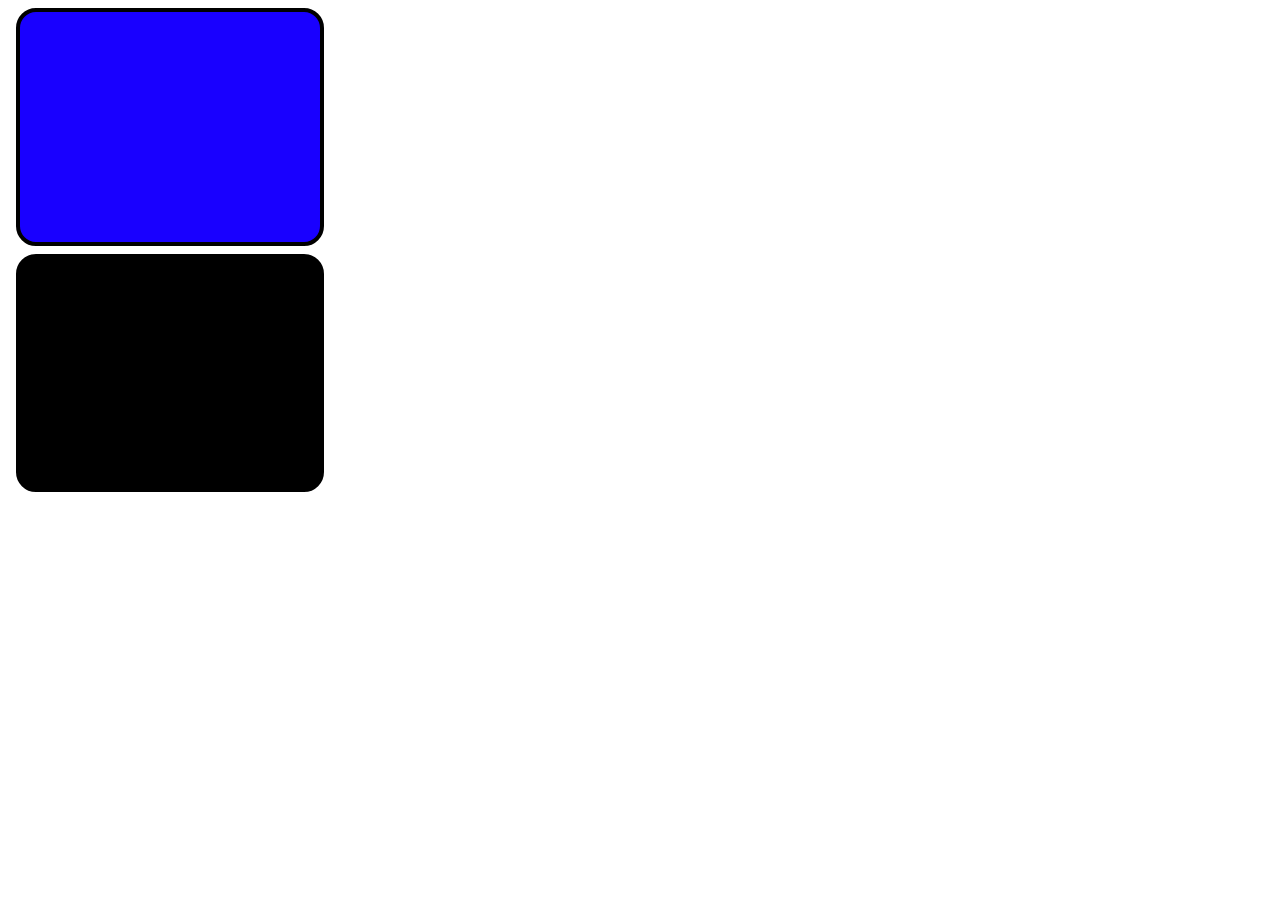
<file: 0.1 Doppia Classe e media/index.html>
<!DOCTYPE html>
<html lang="en">
<head>
    <meta charset="UTF-8">
    <meta name="viewport" content="width=device-width, initial-scale=1.0">
    <title>Document</title>
    <link rel="stylesheet"  href="style.css">
</head>
<body>
    <div  class="principal red"></div>
    <div class="principal blue"></div>
</body>
</html>
</file>
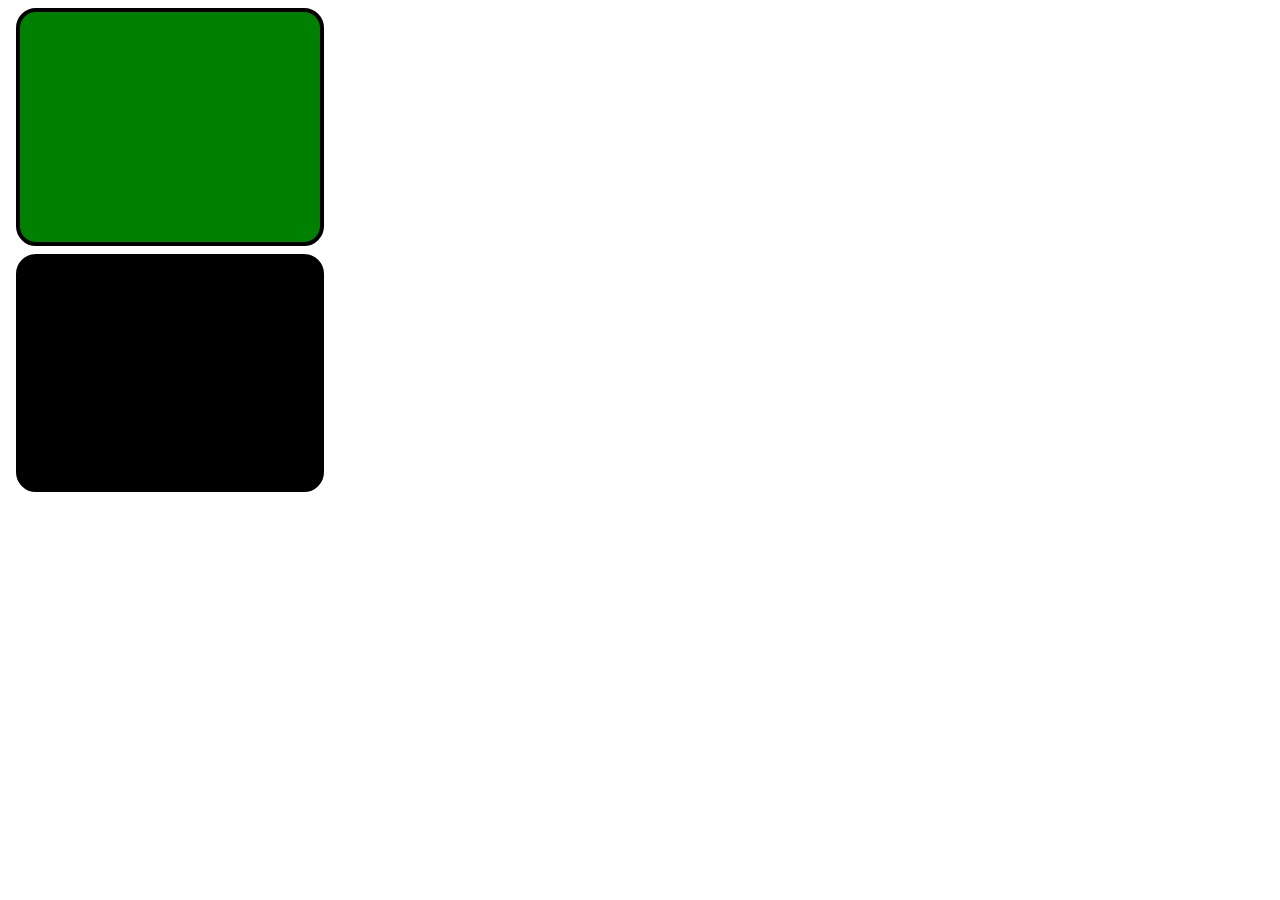
<file: 0.2 Specificità selettori/index.html>
<!DOCTYPE html>
<html lang="en">
<head>
    <meta charset="UTF-8">
    <meta name="viewport" content="width=device-width, initial-scale=1.0">
    <title>Document</title>
    <link rel="stylesheet"  href="style.css">
</head>
<body>
    <div  class="principal red" id="green"></div>
    <div  class="principal blue" id="gray purple"></div>
</body>
</html>
</file>
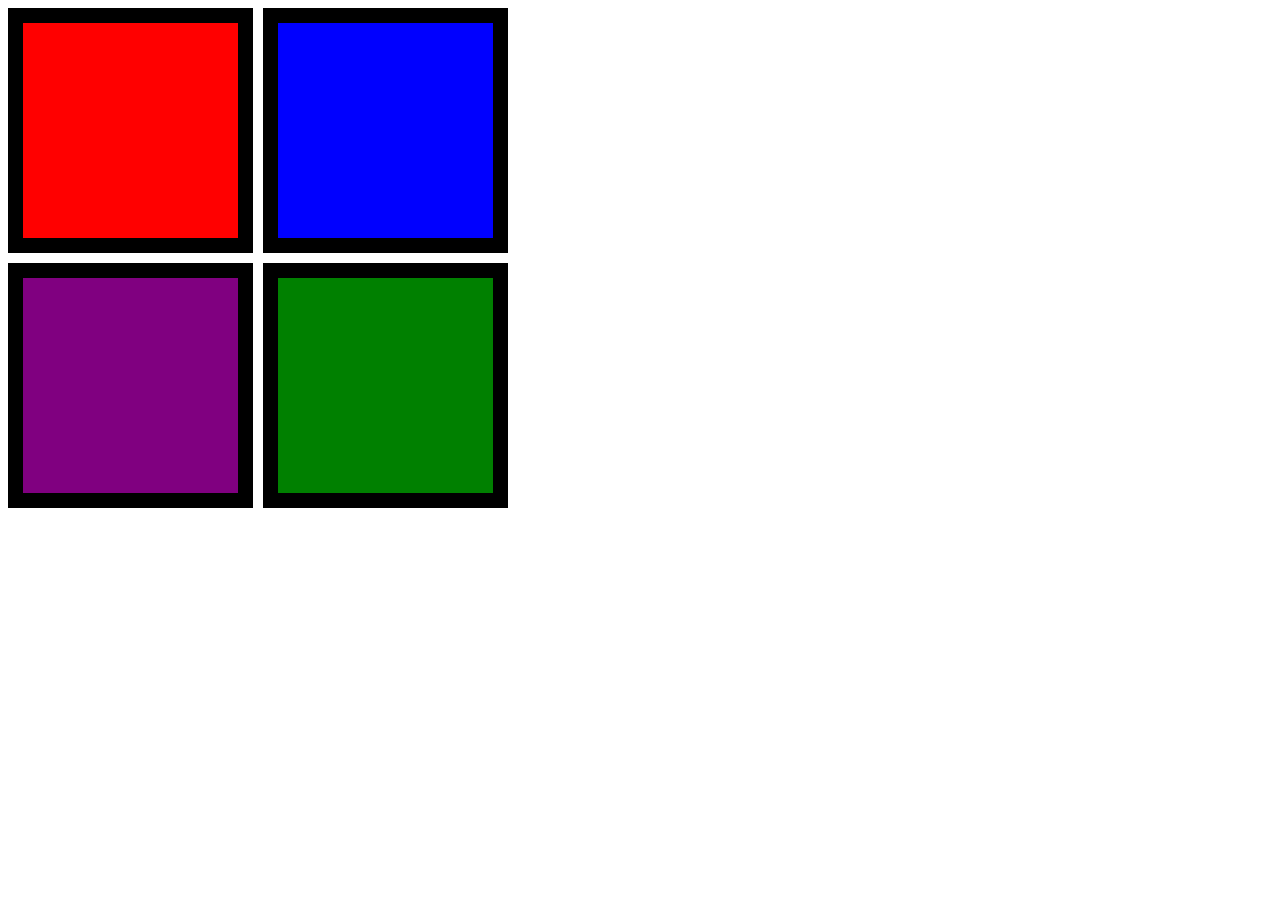
<file: 0.3grid/index.html>
<!DOCTYPE html>
<html lang="en">
<head>
    <meta charset="UTF-8">
    <meta name="viewport" content="width=device-width, initial-scale=1.0">
    <title>Document</title>
    <link rel="stylesheet"  href="style.css">
</head>
<body>
    <div class="separation">
        <div class="red"></div>
        <div class="blue"></div>
        <div class="purple"></div>
        <div class="green"></div>
    </div>
</body>
</html>
</file>
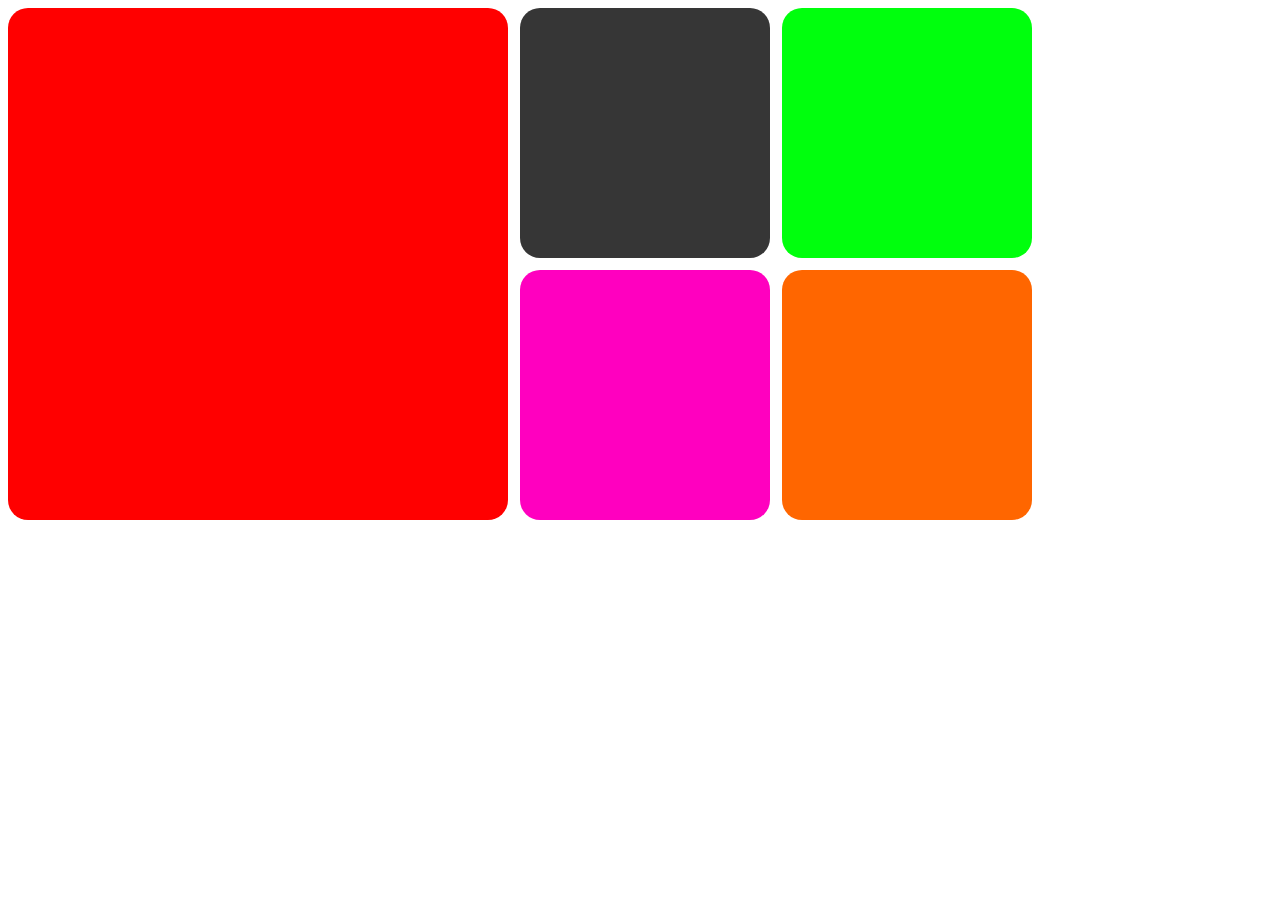
<file: 0.4 grid bikeit/index.html>
<!DOCTYPE html>
<html lang="en">
<head>
    <meta charset="UTF-8">
    <meta name="viewport" content="width=device-width, initial-scale=1.0">
    <title>Document</title>
    <link rel="stylesheet"  href="style.css">
</head>
<body>
    <div class="grid">
        <div class="red"></div>
        <div class="gray"></div>
        <div class="green"></div>
        <div class="purple"></div>
        <div class="orange"></div>
    </div>
    
</body>
</html>
</file>
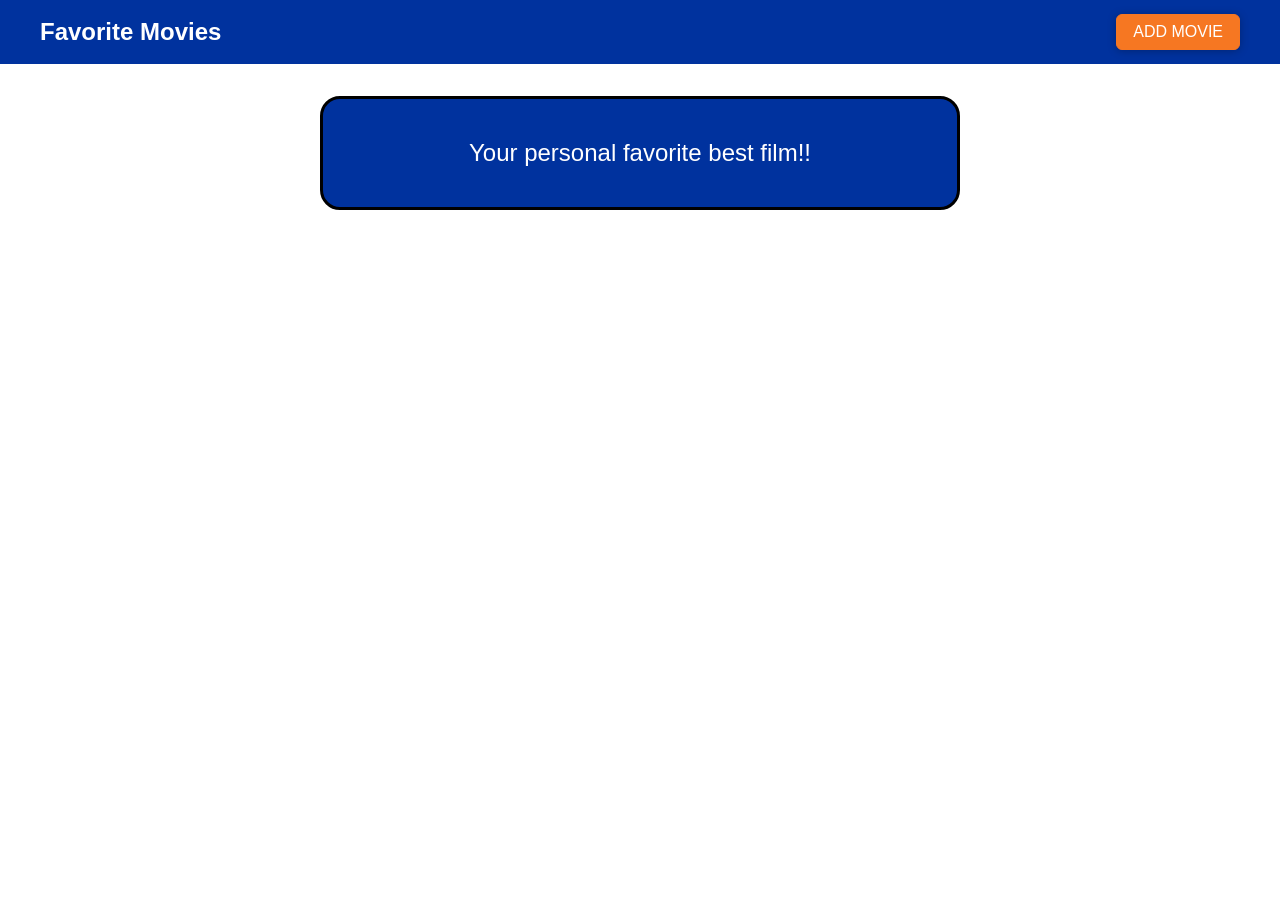
<file: 0_6 Movie/index.html>
<!DOCTYPE html>
<html lang="en">
  <head>
    <meta charset="UTF-8" />
    <meta name="viewport" content="width=device-width, initial-scale=1.0" />
    <meta http-equiv="X-UA-Compatible" content="ie=edge" />
    <title>Favorite Movies</title>
    <link rel="stylesheet" href="style.css" />
    <script src="script.js" defer></script>
  </head>
  <body>
    <div id="backdrop"></div>
    <div class="modal" id="add-modal">
      <div class="modal__content">
        <label for="title">Movie Title</label>
        <input type="text" name="title" id="title" />
        <label for="image-url">Image URL</label>
        <input type="text" name="image-url" id="image-url" />
        <label for="rating">Your Rating</label>
        <input
          type="number"
          step="1"
          max="5"
          min="1"
          name="rating"
          id="rating"
        />
      </div>
      <div class="modal__actions">
        <button class="btn btn--passive">Cancel</button>
        <button class="btn btn--success">Add</button>
      </div>
    </div>
    <div class="modal" id="delete-modal">
      <h2 class="modal__title">Are you sure?</h2>
      <p class="modal__content">
        Are you sure you want to delete this item? This action can't be made
        undone!
      </p>
      <div class="modal__actions">
        <button class="btn btn--passive">No (Cancel)</button>
        <button class="btn btn--danger">Yes</button>
      </div>
    </div>

    <header>
      <h1>Favorite Movies</h1>
      <button>ADD MOVIE</button>
    </header>

    <main>
      <section class="blue" id="entry-text" class="card">
        <p class="white">Your personal favorite best film!!</p>
      </section>
      <ul id="movie-list"></ul>
    </main>
  </body>
</html>
</file>
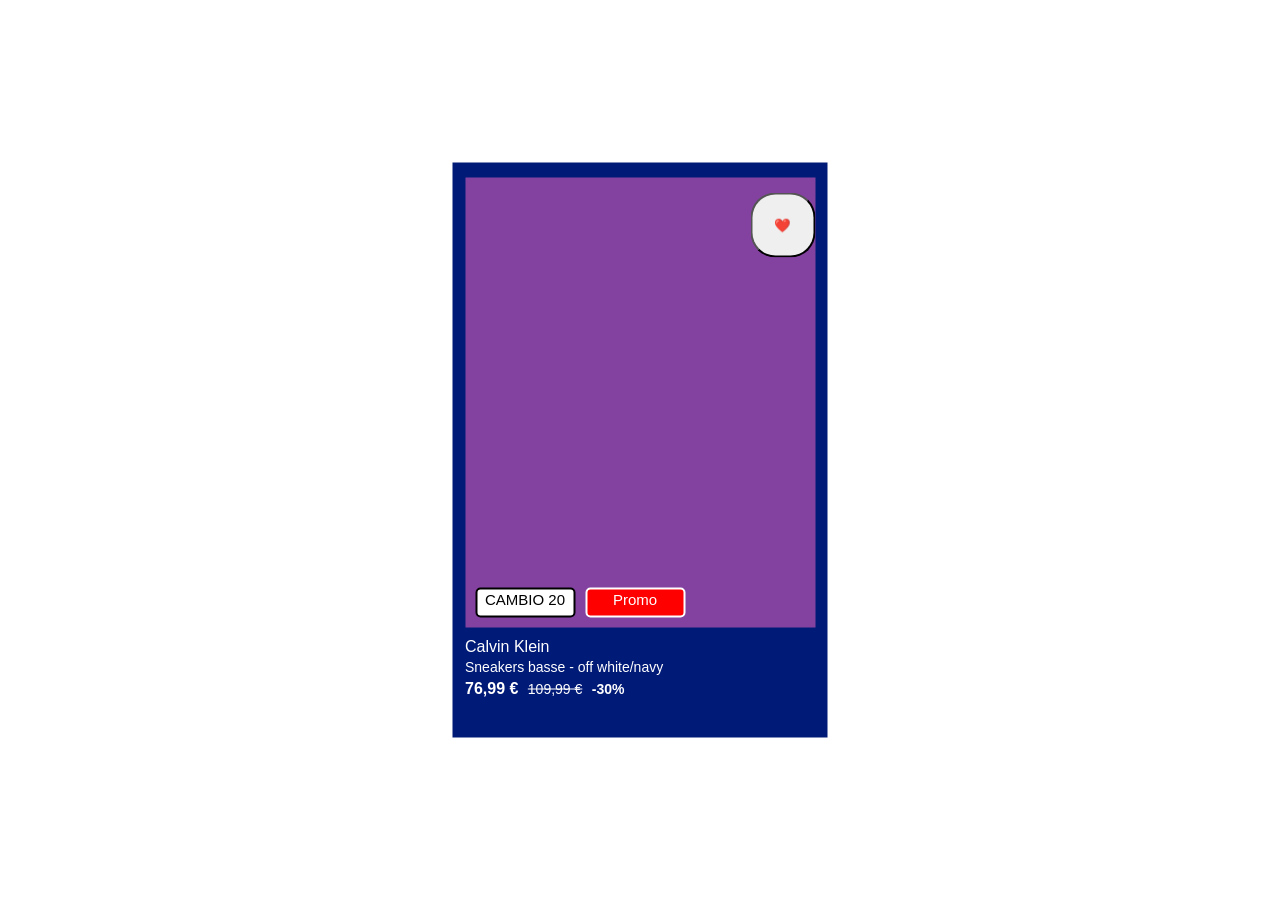
<file: Esame Fe/1_esercizio/e_commerce.html>
<!DOCTYPE html>
<html lang="en">
<head>
    <meta charset="UTF-8">
    <meta name="viewport" content="width=device-width, initial-scale=1.0">
    <link rel="stylesheet" href="style1.css">
    <title>Document</title>
</head>
<body>
    <div class="padre background">
       
        <div class="figlio1">
            
            <div class="figlio2">
                <button class="bottone">❤️</button>
            </div>

            
            <button class="figlio3">CAMBIO 20</button>
            <button class="figlio4">Promo</button>
        </div>

        
        <div class="info">
            <div class="brand color">Calvin Klein</div>
            <div class="descrizione color">Sneakers basse - off white/navy</div>
            <div class="price color">
                76,99 €
                <span class="price2 color">109,99 €</span>
                <span class="percentuale color">-30%</span>
            </div>
        </div>
    </div>
</body>

</html>
</file>
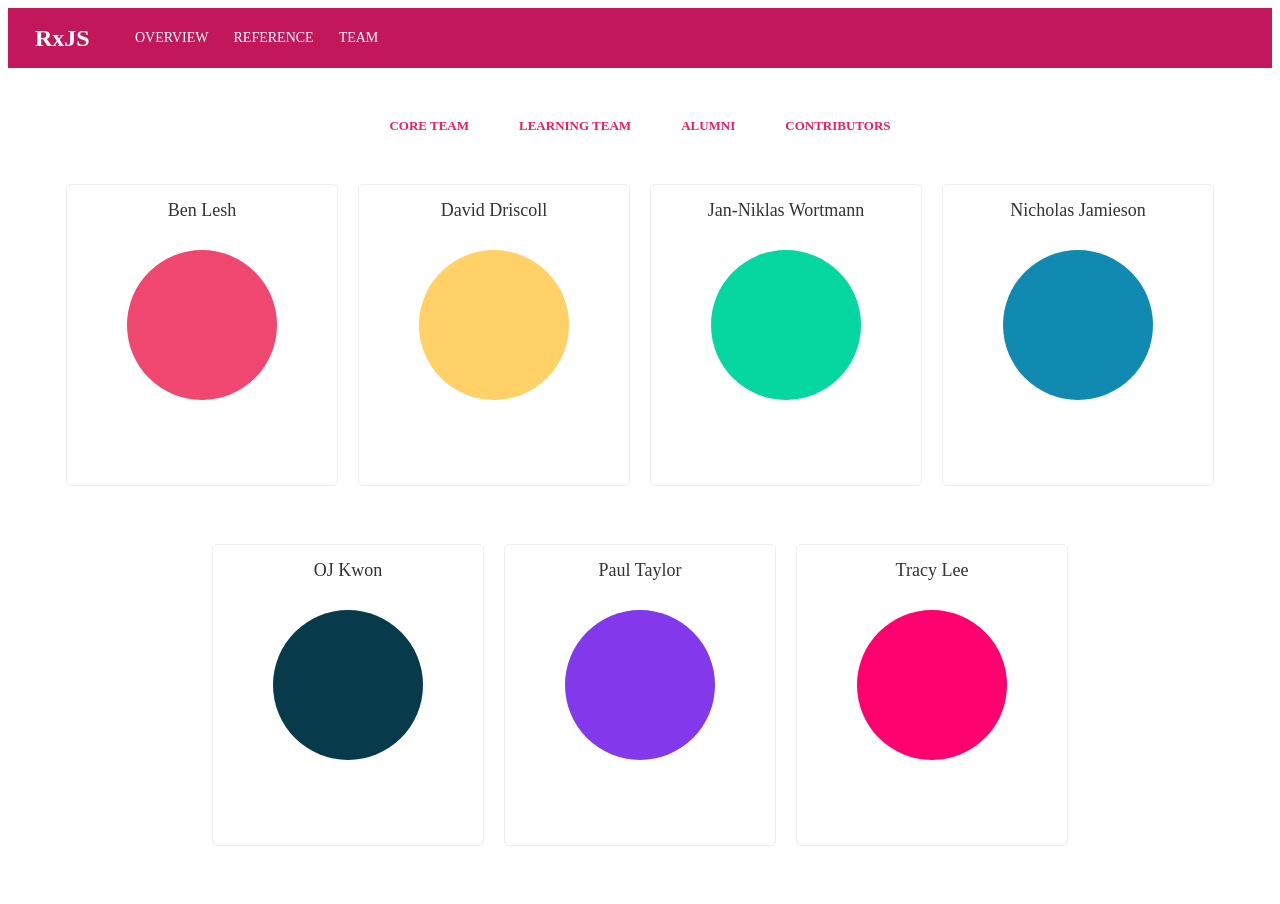
<file: Esame Fe/2_esercizio/rxjs.html>
<!DOCTYPE html>
<html lang="en">
<head>
    <meta charset="UTF-8">
    <meta name="viewport" content="width=device-width, initial-scale=1.0">
    <title>RxJS Team Replica</title>
    <link rel="stylesheet" href="style2.css">
</head>
<body>

    <nav class="navbar">
        <div class="content">
            <div class="logo">RxJS</div>
            <div class="link">
                <div class="item">OVERVIEW</div>
                <div class="item">REFERENCE</div>
                <div class="item">TEAM</div>
            </div>

        </div>
    </nav>

    <div class="main-container1">
        <div class="tab">CORE TEAM</div>
        <div class="tab">LEARNING TEAM</div>
        <div class="tab">ALUMNI</div>
        <div class="tab">CONTRIBUTORS</div>
    </div>

    <div class="main-container2">
        
        <div class="card">
            <div class="card-name">Ben Lesh</div>
            <div class="circle color1"></div>
        </div>

        <div class="card">
            <div class="card-name">David Driscoll</div>
            <div class="circle color2"></div>
        </div>

        <div class="card">
            <div class="card-name">Jan-Niklas Wortmann</div>
            <div class="circle color3"></div>
        </div>

        <div class="card ">
            <div class="card-name">Nicholas Jamieson</div>
            <div class="circle color4"></div>
        </div>

        <div class="card ">
            <div class="card-name">OJ Kwon</div>
            <div class="circle color5"></div>
        </div>

        <div class="card ">
            <div class="card-name">Paul Taylor</div>
            <div class="circle color6"></div>
        </div>

        <div class="card ">
            <div class="card-name">Tracy Lee</div>
            <div class="circle color7"></div>
        </div>

    </div>

</body>
</html>
</file>
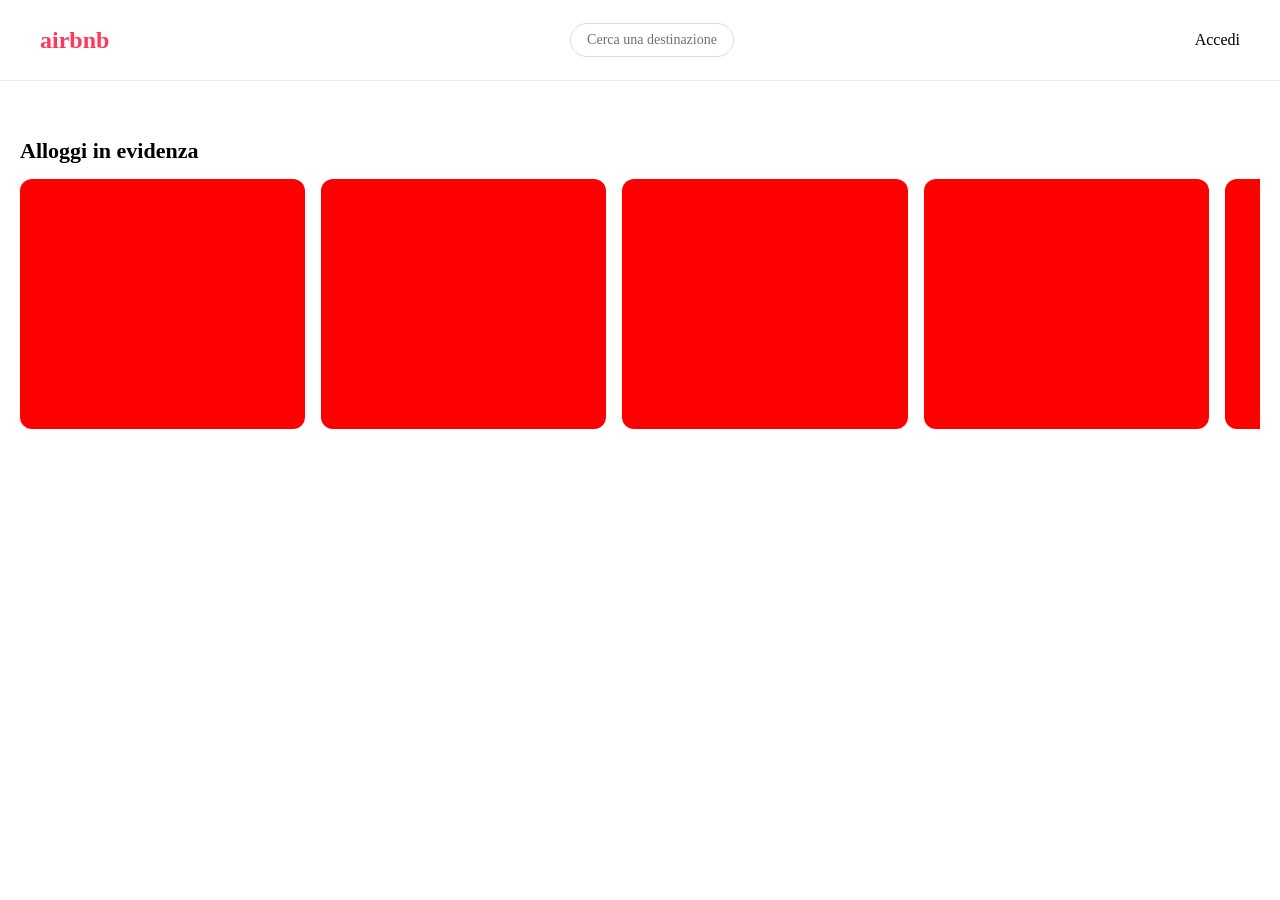
<file: Esame Fe/3 esercizio/airnbnb.html>
<!DOCTYPE html>
<html lang="it">
<head>
    <meta charset="UTF-8">
    <meta name="viewport" content="width=device-width, initial-scale=1.0">
    <title>Airbnb Replica - Scroll Funzionante</title>
    <link rel="stylesheet" href="style3.css">
</head>
<body class="page-body">

    <nav class="navbar">
        <div class="contenuto">
            <div class="brand">airbnb</div>
            <div class="bar">Cerca una destinazione</div>
            <div>Accedi</div>
        </div>
    </nav>

    <div class="navbar-spacer"></div>

    <div class="dad">
        <h2 class="title">Alloggi in evidenza</h2>
        
        <div class="scroll">
            <div class="card"><div class="img-div color-airbnb"></div></div>
            <div class="card"><div class="img-div color-airbnb"></div></div>
            <div class="card"><div class="img-div color-airbnb"></div></div>
            <div class="card"><div class="img-div color-airbnb"></div></div>
            <div class="card"><div class="img-div color-airbnb"></div></div>
            <div class="card"><div class="img-div color-airbnb"></div></div>
            <div class="card"><div class="img-div color-airbnb"></div></div>
            <div class="card"><div class="img-div color-airbnb"></div></div>
        </div>
    </div>

</body>
</html>
</file>
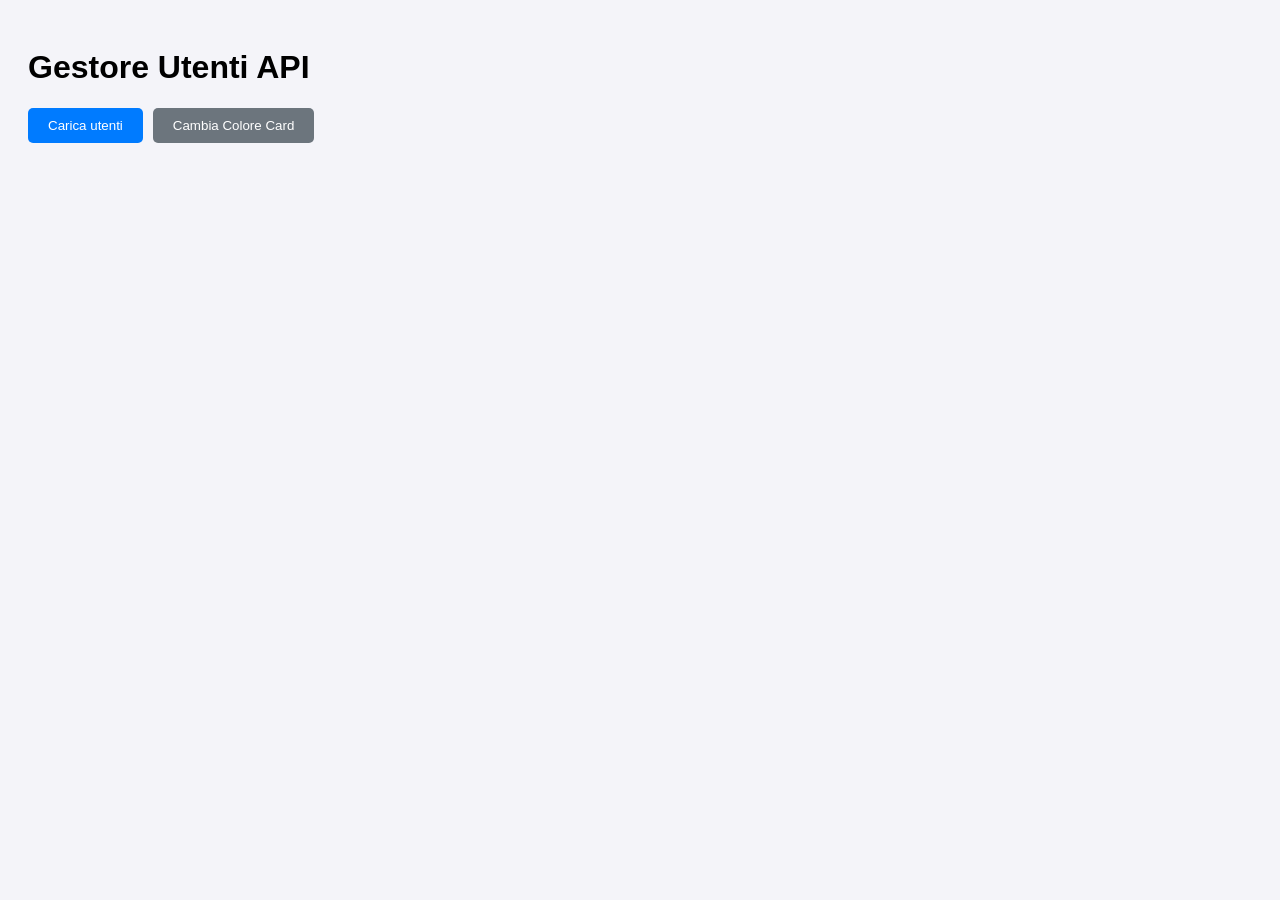
<file: Esame Fe/4_esercizio/api.html>
<!DOCTYPE html>
<html lang="it">
<head>
    <meta charset="UTF-8">
    <meta name="viewport" content="width=device-width, initial-scale=1.0">
    <link rel="stylesheet" href="style4.css">
    <script src="script.js" defer></script>
    <title>Utenti & Style Fetch</title>
</head>
<body>
    <main>
        <h1>Gestore Utenti API</h1>
        <div class="controls">
            <button id="load-users" class="btn">Carica utenti</button>
            <button id="change-color" class="btn secondary">Cambia Colore Card</button>
        </div>
        <div id="users" class="users"></div>
    </main>
</body>
</html>
</file>
<file: 0.1 Doppia Classe e media/style.css>
.principal{
    height: 230px;
    width:300px;
    border-color: black;
    border:4px solid;
    border-radius: 20px;
    margin: 8px;
    

}
.red{
    background-color: rgb(255, 0, 0);
}
.blue{
    background-color: rgb(255, 238, 0);
}


@media(min-width: 768px){
    .red{
        background-color: rgb(255, 0, 0);
    }
    .blue{
        background-color: rgb(0, 68, 255);
    }
}

@media(min-width: 1024px){
    .red{
        background-color: rgb(25, 0, 255);
    }  
    .blue{
        background-color: rgb(0, 0, 0);
    }
}
</file>
<file: 0.2 Specificità selettori/style.css>
.principal {
    height: 230px;
    width:300px;
    border-color: black;
    border:4px solid;
    border-radius: 20px;
    margin: 8px;
    

}
.red {
    background-color: rgb(255, 0, 0);
}
.blue {
    background-color: rgb(255, 238, 0);
}
#green {
    background-color: green;
}
#gray {
    background-color: aqua;
}
@media(min-width: 768px){
    .red{
        background-color: rgb(255, 0, 0);
    }
    .blue{
        background-color: rgb(0, 68, 255);
    }
    #purple{
        background-color: blueviolet;
    }
}

@media(min-width: 1024px){
    .red{
        background-color: rgb(25, 0, 255);
    }  
    .blue{
        background-color: rgb(0, 0, 0);
    }
}
</file>
<file: 0.3grid/style.css>
.separation {
    display:grid;
    grid-template-columns: repeat(2,1fr);
    grid-template-rows: repeat(2,1fr);
    width: 500px;
    height:500px;
    row-gap: 10px;
    column-gap: 10px;
    
}


.red {
    background-color: red;
    border: 15px solid;
}

.green {
    background-color: green;
    border: 15px solid;
}

.blue {
    background-color: blue;
    border: 15px solid;
}
.purple {
    background-color: purple;
    border: 15px solid;
}
</file>
<file: 0.4 grid bikeit/style.css>
.grid {
    height: 512px;
    width:1024px;
    display:grid;
    grid-template-columns:2fr repeat(2,1fr);
    grid-template-rows: repeat(2,1fr);
    row-gap: 12px;
    column-gap: 12px;
    
}

.red{
    grid-row:span 2;
    background-color: red;
    border-radius: 20px;
}

.green{
    border-radius: 20px;
    background-color: rgb(0, 255, 13);
}

.purple{
    border-radius: 20px;
    background-color: rgb(255, 0, 191);
}

.gray{
    border-radius: 20px;
    background-color: rgb(54, 54, 54);
}

.orange{
    border-radius: 20px;
    background-color: rgb(255, 102, 0);
}
</file>
<file: 0_6 Movie/style.css>
* {
  box-sizing: border-box;
}

html {
  font-family: sans-serif;
}

body {
  margin: 0;
}

button:focus {
  outline: none;
}

header {
  width: 100%;
  height: 4rem;
  display: flex;
  justify-content: space-between;
  align-items: center;
  padding: 0 2.5rem;
  background: #00329e;
}

header h1 {
  margin: 0;
  color: white;
  font-size: 1.5rem;
}

header button {
  font: inherit;
  padding: 0.5rem 1rem;
  background: #f67722;
  border: 1px solid #f67722;
  color: white;
  border-radius: 6px;
  box-shadow: 0 1px 8px rgba(0, 0, 0, 0.26);
  cursor: pointer;
}

header button:hover,
header button:active {
  background: #f3cc4b;
  border-color: #f3cc4b;
  color: #995200;
}

label {
  font-weight: bold;
  margin: 0.5rem 0;
  color: #464646;
}

input {
  font: inherit;
  border: 1px solid #ccc;
  padding: 0.4rem 0.2rem;
  color: #383838;
}

input:focus {
  outline: none;
  background: #fff1c4;
}

.btn {
  font: inherit;
  padding: 0.5rem 1.5rem;
  border: 1px solid #00329e;
  background: #00329e;
  color: white;
  border-radius: 6px;
  box-shadow: 0 1px 8px rgba(0, 0, 0, 0.26);
  cursor: pointer;
  margin: 0 0.5rem;
}

.btn:hover,
.btn:active {
  background: #f67722;
  border-color: #f67722;
}

.btn--passive {
  color: #00329e;
  background: transparent;
  border: none;
  box-shadow: none;
}

.btn--passive:hover,
.btn--passive:active {
  background: #aec6f8;
}

.btn--danger {
  background: #d30808;
  color: white;
  border-color: #d30808;
}

.btn--danger:hover,
.btn--danger:active {
  background: #ff3217;
  border-color: #ff3217;
}

.modal {
  position: fixed;
  z-index: 100;
  background: white;
  border-radius: 10px;
  width: 80%;
  top: 30vh;
  left: 10%;
  box-shadow: 0 2px 8px rgba(0, 0, 0, 0.26);
  display: none;
}

.modal.visible {
  display: block;
  animation: fade-slide-in 0.3s ease-out forwards;
}

.modal .modal__title {
  margin: 0;
  padding: 1rem;
  border-bottom: 1px solid #00329e;
  background: #00329e;
  color: white;
  border-radius: 10px 10px 0 0;
}

.modal .modal__content {
  padding: 1rem;
}

.modal .modal__actions {
  padding: 1rem;
  display: flex;
  justify-content: flex-end;
}

.movie-element {
  margin: 1rem 0;
  box-shadow: 0 2px 8px rgba(0, 0, 0, 0.26);
  border-radius: 10px;
  display: flex;
}

.movie-element h2,
.movie-element p {
  font-size: 1.25rem;
  margin: 0;
}

.movie-element h2 {
  color: #383838;
  margin-bottom: 1rem;
}

.movie-element p {
  color: white;
  display: inline;
  background: #f67722;
  padding: 0.25rem 1rem;
  border-radius: 15px;
}

.movie-element__image {
  flex: 1;
  border-radius: 10px 0 0 10px;
  overflow: hidden;
}

.movie-element__image img {
  height: 100%;
  width: 100%;
  object-fit: cover;
}

.movie-element__info {
  flex: 2;
  padding: 1rem;
}

.card {
  background: white;
  border-radius: 10px;
  box-shadow: 0 2px 8px rgba(0, 0, 0, 0.26);
}

#entry-text {
  width: 40rem;
  margin: 2rem auto;
  max-width: 80%;
  padding: 1rem;
}

#entry-text p {
  font-size: 1.5rem;
  text-align: center;
}

#movie-list {
  list-style: none;
  width: 40rem;
  max-width: 90%;
  margin: 1rem auto;
  padding: 0;
}

#backdrop {
  position: fixed;
  width: 100%;
  height: 100vh;
  top: 0;
  left: 0;
  background: rgba(0, 0, 0, 0.75);
  z-index: 10;
  pointer-events: none;
  display: none;
}

#backdrop.visible {
  display: block;
  pointer-events: all;
}

#add-modal .modal__content {
  display: flex;
  flex-direction: column;
}

@media (min-width: 768px) {
  .modal {
    width: 40rem;
    left: calc(50% - 20rem);
  }
}

@keyframes fade-slide-in {
  from {
    transform: translateY(-5rem);
  }
  to {
    transform: translateY(0);
  }
}
.blue{
 background-color: #00329e;
 border-radius: 20px;
 border:solid 3px;

}
.white{
    color:white;
}
</file>
<file: Esame Fe/1_esercizio/style1.css>
.background{
    background-color: #001A77;
}

.padre{
    height: 500px;
    width: 375px;
    position:absolute;
    padding-bottom:75px;
    top:50%;
    left:50%;
    transform: translate(-50%,-50%);
    
    
}

.figlio1{
    display: flex;
    height: 450px;
    width: 350px;
    background-color: #8342A0;
    margin:0 auto;
    margin-top: 15px;
    position: relative;
    
    
}

.bottone{
    width: 65px;
    height:65px;
    border-radius: 25px;
}

.figlio2{
    position: absolute;
    top: 15px;  
    right: -0px;
    
}


.figlio3{
    display: flex;
    border: solid 2px;
    height: 30px;
    width: 100px;
    background-color: white;
    position: absolute;
    bottom: 10px;
    left: 10px;        
    justify-content: center;
    font-size: 15px;
    color: black;
    border-radius: 5px;
}

.figlio4{
    display: flex;
    border: solid 2px;
    height: 30px;
    width: 100px;
    background-color: red;
    position: absolute;
    bottom: 10px;
    left: 120px;       
    justify-content: center;
    font-size: 15px;
    color: white;
    border-radius: 5px;
}

.info {
    width: 350px;
    margin: 10px auto 0 auto;
    text-align: left;
    font-family: Arial, sans-serif;
}

.brand{
    
    font-size: 16px;
    margin-bottom: 3px;
}

.descrizione{
    font-size: 14px;
    margin-bottom: 5px;
}

.price {
    font-weight: bold;
    font-size: 16px;
}

.price2{
    text-decoration: line-through;
    font-weight: normal;
    font-size: 14px;
    margin-left: 5px;
}

.percentuale{
    font-weight: bold;
    font-size: 14px;
    margin-left: 5px;
}

.color{
    color:white;
}
</file>
<file: Esame Fe/2_esercizio/style2.css>
.navbar {
    height: 60px;
    background-color: #c2185b;
    color: white;
    position: relative;
    width: 100%;
}

.content {
    position: relative;
    max-width: 1250px;
    margin: 0 auto;
    height: 100%;
}

.logo {
    display: flex;
    position: absolute;
    left: 20px;
    top: 50%;
    transform: translate(0, -50%);
    font-size: 24px;
    font-weight: bold;
}

.link {
    display: flex;
    flex-direction: row;
    position: absolute;
    left: 120px;
    top: 50%;
    transform: translate(0, -50%);
    flex-direction: row;
}

.item {
    margin-right: 25px;
    font-size: 14px;
    font-weight: 500;
}

.item:hover {
    background-color: gray;
}

.main-container1 {
    display: flex;
    text-align: center;
    margin: 40px 0;
    flex-direction: row;
    justify-content: center;
}

.tab {
    display: flex;
    padding: 10px 20px;
    margin: 0 5px;
    font-size: 13px;
    font-weight: bold;
    border-radius: 4px;
    color: #e91e63;
}

.tab:hover {
    background-color: #c2185b;
    color: white;
}

.main-container2 {
    display: flex;  
    flex-direction: row;
    max-width: 1200px;
    margin: 20px auto;
    min-height: 700px; 
    flex-wrap: wrap;
    justify-content: center;
    gap: 20px;
}

.card {
    display: flex;
    flex-direction: column;
    align-items: center;   
    width: 240px;
    height: 270px;
    background: #fff;
    border: 1px solid #eee;
    border-radius: 5px;
    text-align: center;
    padding: 15px;
    
}
.card:hover{
    box-shadow: 0 2px 2px gray;
}

.card-name {
    font-size: 18px;
    color: #333;
    margin-bottom: 25px;
    height: 25px;
}

.circle {
    width: 150px;
    height: 150px;
    border-radius: 50%;
}


.color1 { 
    background-color: #ef476f; 
}
.color2 { 
    background-color: #ffd166; 
}
.color3 {
     background-color: #06d6a0; 
    }
.color4 { 
    background-color: #118ab2; 
}
.color5 { 
    background-color: #073b4c; 
}
.color6 { 
    background-color: #8338ec; 
}
.color7 { 
    background-color: #ff006e; 
}
</file>
<file: Esame Fe/3 esercizio/style3.css>
.page-body {
    margin: 0;
    padding: 0;
    background-color: white;
}

.navbar{
    position: fixed;
    top: 0;
    left: 0;
    width: 100%;
    height: 80px;
    background-color: white;
    border-bottom: 1px solid #ebebeb;
}

.contenuto {
    display: flex;
    align-items: center;
    justify-content: space-between;
    height: 100%;
    padding: 0 24px;
    max-width: 1200px;
    margin: 0 auto;
}

.brand {
    color: #ff385c;
    font-weight: bold;
    font-size: 24px;
}

.bar {
    border: 1px solid #ddd;
    padding: 8px 16px;
    border-radius: 20px;
    color: #717171;
    font-size: 14px;
}
.navbar-spacer {
    height: 80px; 
}

.dad{
    padding: 20px;
    margin-top: 20px;
}

.title {
    font-size: 22px;
    margin-bottom: 15px;
}


.scroll{
    display: flex;
    flex-direction: row;
    flex-wrap: nowrap;
    gap: 16px;
    overflow-x: auto;
    padding-bottom: 20px; 
}

.card {
    min-width: 85%; 
    flex-shrink: 0;
}


.img-div {
    width: 100%;
    height: 250px;
    border-radius: 12px;
    background-color: red;
}




@media (min-width: 768px) {
    .card {
        min-width: 45%; 
    }
}


@media (min-width: 1024px) {
    .card {
        min-width: 23%; 
    }
    .dad-section {
        max-width: 1200px;
        margin: 40px auto;
    }
}
</file>
<file: Esame Fe/4_esercizio/style4.css>
body {
    font-family: sans-serif;
    padding: 20px;
    background-color: #f4f4f9;
}

.controls {
    display: flex;
    gap: 10px;
    margin-bottom: 20px;
}

.btn {
    padding: 10px 20px;
    cursor: pointer;
    border-radius: 5px;
    border: none;
    background-color: #007bff;
    color: white;
}

.btn.secondary {
    background-color: #6c757d;
}

.users {
    display: flex;
    flex-wrap: wrap;
    gap: 12px;
}

.user {
    border: 1px solid #ddd;
    border-radius: 8px;
    padding: 12px;
    flex: 1 1 240px;
    background-color: white;
    transition: background-color 0.3s ease;
}


.user.highlight {
    background-color: #fff3cd; 
    border-color: #ffeeba;
}
</file>
